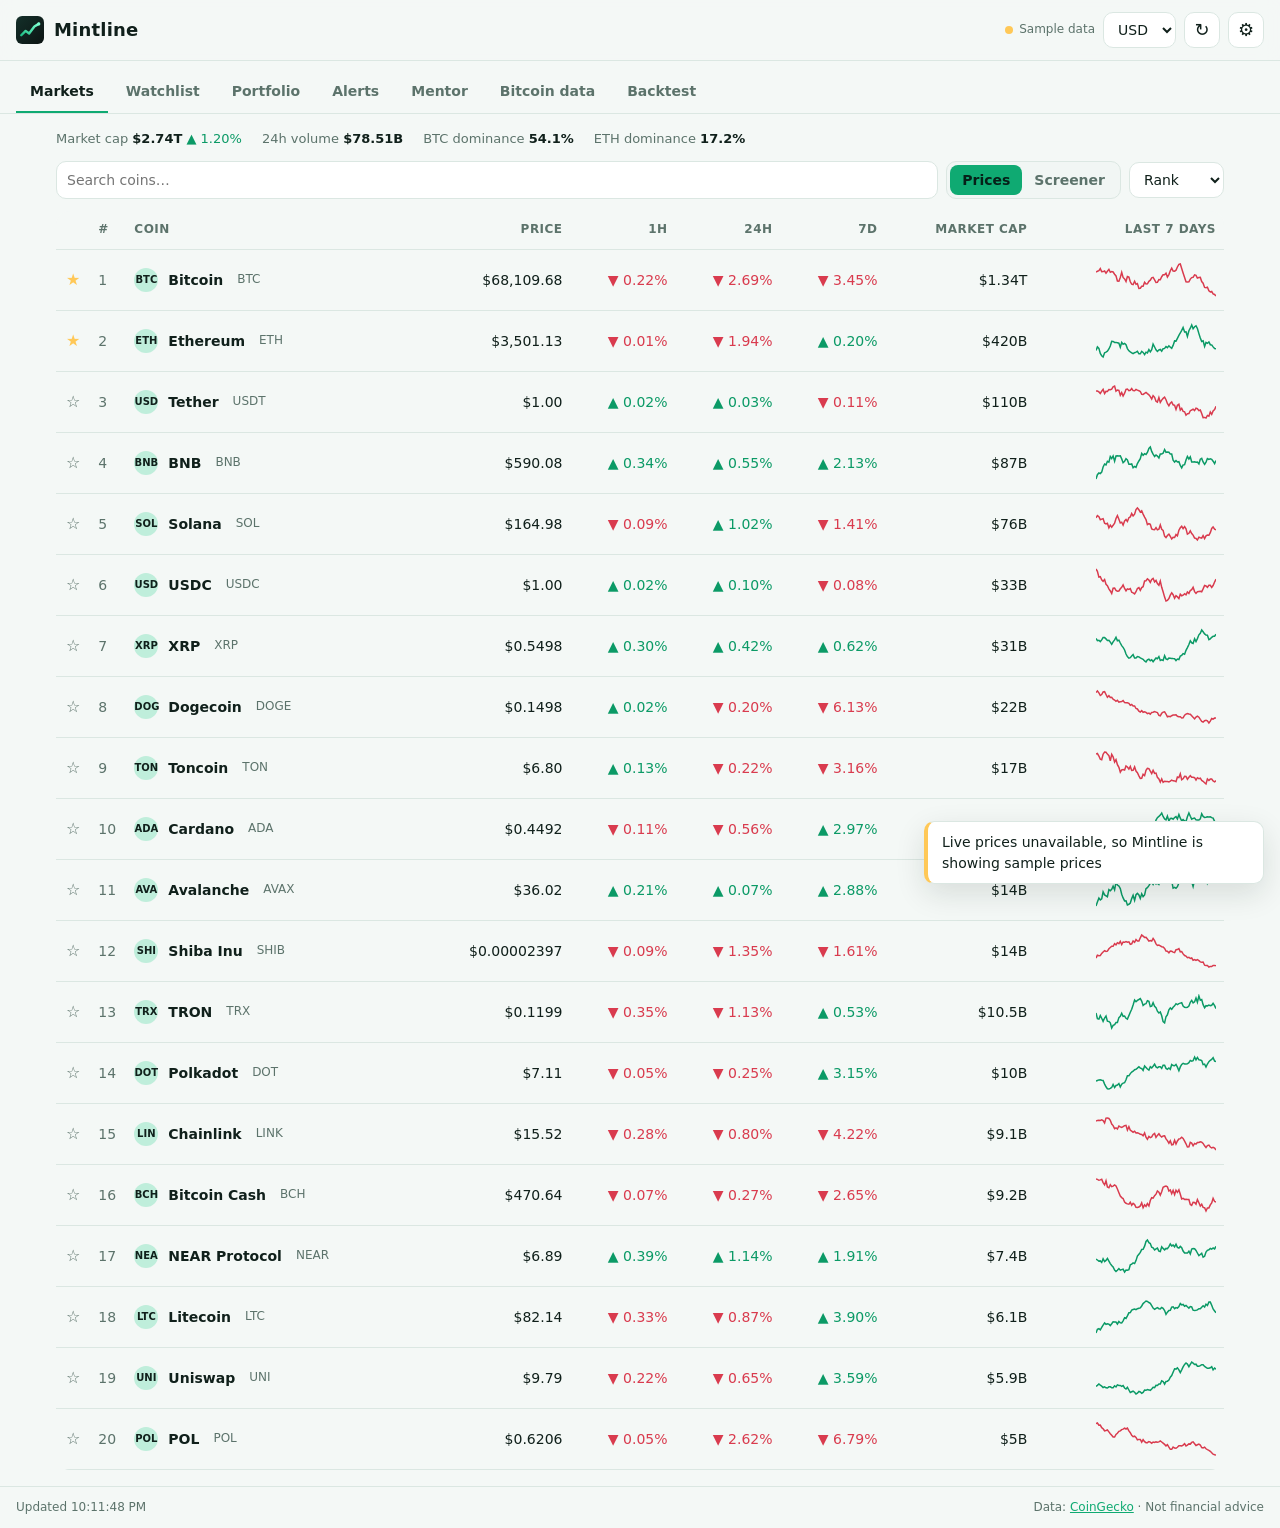
<file: mintline/index.html>
<!doctype html>
<html lang="en">
<head>
  <meta charset="utf-8">
  <meta name="viewport" content="width=device-width, initial-scale=1, viewport-fit=cover">
  <title>Mintline - Crypto Tracker</title>
  <meta name="description" content="Live crypto prices, price alerts and portfolio tracking.">
  <meta name="theme-color" content="#0b1412">
  <link rel="manifest" href="manifest.webmanifest">
  <link rel="icon" href="icons/icon.svg" type="image/svg+xml">
  <link rel="apple-touch-icon" href="icons/icon-192.png">
  <link rel="stylesheet" href="styles.css">
</head>
<body>
  <header class="topbar">
    <div class="brand">
      <img src="icons/icon.svg" alt="" width="28" height="28">
      <span>Mintline</span>
    </div>
    <div class="topbar-actions">
      <span id="status" class="status" title="Data status"></span>
      <select id="currency" aria-label="Currency">
        <option value="usd">USD</option>
        <option value="eur">EUR</option>
        <option value="gbp">GBP</option>
        <option value="cad">CAD</option>
        <option value="aud">AUD</option>
        <option value="jpy">JPY</option>
        <option value="btc">BTC</option>
      </select>
      <button id="refresh" class="icon-btn" aria-label="Refresh prices" title="Refresh">&#x21bb;</button>
      <button id="open-settings" class="icon-btn" aria-label="Settings" title="Settings">&#x2699;</button>
    </div>
  </header>

  <nav class="tabs" role="tablist">
    <button role="tab" data-tab="markets" class="active">Markets</button>
    <button role="tab" data-tab="watchlist">Watchlist</button>
    <button role="tab" data-tab="portfolio">Portfolio</button>
    <button role="tab" data-tab="alerts">Alerts <span id="alert-badge" class="badge" hidden></span></button>
    <button role="tab" data-tab="mentor">Mentor</button>
    <button role="tab" data-tab="bitcoin">Bitcoin data</button>
    <button role="tab" data-tab="backtest">Backtest</button>
  </nav>

  <main>
    <!-- Markets -->
    <section id="tab-markets" class="panel active">
      <div id="global" class="global-strip"></div>
      <div class="toolbar">
        <input id="search" type="search" placeholder="Search coins…" autocomplete="off">
        <div class="seg compact" role="radiogroup" aria-label="View">
          <label><input type="radio" name="mview" value="prices" checked><span>Prices</span></label>
          <label><input type="radio" name="mview" value="screener"><span>Screener</span></label>
        </div>
        <select id="sort" aria-label="Sort by">
          <option value="rank">Rank</option>
          <option value="price">Price</option>
          <option value="change24">24h %</option>
          <option value="change7d">7d %</option>
          <option value="volume">Volume</option>
        </select>
        <button id="open-compare" class="btn ghost" hidden>Compare coins</button>
      </div>
      <div class="table-wrap" id="prices-wrap">
        <table class="coins">
          <thead>
            <tr>
              <th class="star-col"></th>
              <th class="num-col">#</th>
              <th>Coin</th>
              <th class="r">Price</th>
              <th class="r hide-sm">1h</th>
              <th class="r">24h</th>
              <th class="r hide-sm">7d</th>
              <th class="r hide-md">Market cap</th>
              <th class="r hide-md">Last 7 days</th>
            </tr>
          </thead>
          <tbody id="markets-body"></tbody>
        </table>
      </div>
      <div class="table-wrap" id="screener-wrap" hidden>
        <table class="coins screener">
          <thead id="screener-head"></thead>
          <tbody id="screener-body"></tbody>
        </table>
        <p class="hint">Market cap ÷ FDV below 1 means more coins are still to be released. Volume ÷ market cap shows how actively a coin trades. Click a column to sort.</p>
      </div>
    </section>

    <!-- Watchlist -->
    <section id="tab-watchlist" class="panel">
      <div class="table-wrap">
        <table class="coins">
          <thead>
            <tr>
              <th class="star-col"></th>
              <th class="num-col">#</th>
              <th>Coin</th>
              <th class="r">Price</th>
              <th class="r hide-sm">1h</th>
              <th class="r">24h</th>
              <th class="r hide-sm">7d</th>
              <th class="r hide-md">Market cap</th>
              <th class="r hide-md">Last 7 days</th>
            </tr>
          </thead>
          <tbody id="watchlist-body"></tbody>
        </table>
      </div>
      <p id="watchlist-empty" class="empty" hidden>Star coins in Markets to add them to your watchlist.</p>
    </section>

    <!-- Portfolio -->
    <section id="tab-portfolio" class="panel">
      <div id="pf-error" class="banner err" hidden></div>
      <div class="summary-cards">
        <div class="card"><div class="label">Total value</div><div id="pf-value" class="big">—</div></div>
        <div class="card"><div class="label">24h change</div><div id="pf-24h" class="big">—</div></div>
        <div class="card"><div class="label">Total profit / loss</div><div id="pf-pl" class="big">—</div></div>
        <div class="card"><div class="label">Cost basis</div><div id="pf-cost" class="big">—</div></div>
      </div>
      <div class="pf-grid">
        <div class="card">
          <div class="card-head">
            <h2>Holdings</h2>
            <div class="row-gap">
              <label class="inline-field">Cost method
                <select id="tax-method" aria-label="Cost basis method">
                  <option value="FIFO">FIFO (first in, first out)</option>
                  <option value="LIFO">LIFO (last in, first out)</option>
                  <option value="HIFO">HIFO (highest cost first)</option>
                </select>
              </label>
              <button id="add-holding" class="btn">+ Add transaction</button>
            </div>
          </div>
          <div class="table-wrap">
            <table class="holdings">
              <thead>
                <tr>
                  <th>Coin</th>
                  <th class="r">Price</th>
                  <th class="r">Holdings</th>
                  <th class="r hide-sm">Avg cost</th>
                  <th class="r">Unrealized P / L</th>
                </tr>
              </thead>
              <tbody id="holdings-body"></tbody>
            </table>
          </div>
          <p id="holdings-empty" class="empty" hidden>No holdings yet. Add a transaction or import a trades CSV to start tracking.</p>
        </div>
        <div class="card">
          <h2>Allocation</h2>
          <div id="allocation"></div>
        </div>
      </div>

      <div class="card section">
        <div class="card-head">
          <h2>Taxes <span class="muted small">(USD)</span></h2>
          <div class="row-gap">
            <select id="tax-year" aria-label="Tax year"></select>
            <button id="export-8949" class="btn ghost">Download Form 8949 CSV</button>
          </div>
        </div>
        <div id="tax-summary" class="stat-row"></div>
        <div class="table-wrap">
          <table class="holdings compact-table">
            <thead><tr><th>Sold</th><th>Coin</th><th class="r">Quantity</th><th class="hide-sm">Acquired</th><th class="r">Proceeds</th><th class="r">Cost basis</th><th class="r">Gain / loss</th><th>Term</th></tr></thead>
            <tbody id="realized-body"></tbody>
          </table>
        </div>
        <p id="realized-empty" class="empty small" hidden>No sales in this year.</p>
        <p class="hint" id="tax-note">Held more than 365 days counts as long term. This is a calculator, not tax advice. Have a CPA review it before you file.</p>
      </div>

      <div class="card section">
        <div class="card-head">
          <h2>Transactions</h2>
          <div class="row-gap">
            <label class="btn ghost">Import trades CSV<input id="import-trades" type="file" accept=".csv,text/csv" hidden></label>
            <button id="export-trades" class="btn ghost">Export trades CSV</button>
          </div>
        </div>
        <div class="table-wrap">
          <table class="holdings compact-table">
            <thead><tr><th>Date</th><th>Type</th><th>Coin</th><th class="r">Quantity</th><th class="r">Price</th><th class="r hide-sm">Fee</th><th class="hide-md">Exchange / notes</th><th></th></tr></thead>
            <tbody id="tx-body"></tbody>
          </table>
        </div>
        <p id="tx-empty" class="empty small" hidden>No transactions yet.</p>
        <p class="hint">CSV columns: <code>date,type,asset,quantity,price_usd,fee_usd,exchange,notes</code> (same format as the Python toolkit). Types: buy, sell, income, gift_in, spend, transfer.</p>
      </div>
      <div class="pf-actions">
        <button id="export" class="btn ghost">Export backup</button>
        <label class="btn ghost">Import backup<input id="import" type="file" accept="application/json" hidden></label>
      </div>
    </section>

    <!-- Alerts -->
    <section id="tab-alerts" class="panel">
      <div class="card">
        <div class="card-head">
          <h2>Alerts</h2>
          <div class="row-gap">
            <button id="enable-notif" class="btn ghost">Enable notifications</button>
            <label class="btn ghost">Import alerts.json<input id="import-rules" type="file" accept="application/json,.json" hidden></label>
            <button id="export-rules" class="btn ghost">Export alerts.json</button>
            <button id="check-alerts" class="btn ghost">Check now</button>
            <button id="add-alert" class="btn">+ New alert</button>
          </div>
        </div>
        <ul id="alerts-list" class="alerts"></ul>
        <p id="alerts-empty" class="empty" hidden>No alerts. Create one, or import the alerts.json file from your Python toolkit.</p>
        <p class="hint" id="alerts-hint">Alerts are checked every minute while Mintline is open. Each alert stays quiet for its cooldown after it fires. To get alerts on your phone, add an ntfy topic in Settings.</p>
      </div>
    </section>

    <!-- Mentor -->
    <section id="tab-mentor" class="panel">
      <div class="mentor-grid">
        <div class="card" id="mentor-briefing"><p class="empty">Loading your briefing…</p></div>
        <div class="stack">
          <div class="card">
            <h2>About you</h2>
            <form id="profile-form" class="profile-form">
              <label class="check"><input type="checkbox" name="emergencyFund"> I have 3–6 months of living expenses saved in cash</label>
              <label class="check"><input type="checkbox" name="highInterestDebt"> I carry credit-card or other high-interest debt</label>
              <label class="field">Weekly amount I could invest without it hurting (USD)
                <input name="weeklyUsd" type="number" min="0" step="any" required>
              </label>
              <label class="field">The most I'd ever put in, knowing I could lose it (USD)
                <input name="maxTotalUsd" type="number" min="0" step="any" required>
              </label>
              <label class="field">Years I can leave it alone
                <input name="years" type="number" min="0" step="any" required>
              </label>
              <label class="field">Risk level
                <select name="risk">
                  <option value="low">Low (100% BTC)</option>
                  <option value="medium">Medium (70% BTC, 30% ETH)</option>
                  <option value="high">High (60% BTC, 30% ETH, 10% SOL)</option>
                </select>
              </label>
              <button type="submit" class="btn">Save and update briefing</button>
            </form>
          </div>
          <div class="card">
            <div class="card-head"><h2>How these rules did</h2><button id="mentor-backtest" class="btn ghost">Run backtest</button></div>
            <div id="mentor-bt"><p class="muted small">Compares the mentor's adjusted weekly buying with plain weekly buying over the past year of Bitcoin prices.</p></div>
          </div>
        </div>
      </div>
    </section>

    <!-- Bitcoin data -->
    <section id="tab-bitcoin" class="panel">
      <div class="card-head page-head">
        <p class="muted">Free replacements for Glassnode and CryptoQuant data. Sources: mempool.space, blockchain.info, Kraken Futures and alternative.me.</p>
        <button id="reload-onchain" class="btn ghost">Reload</button>
      </div>
      <div class="onchain-grid">
        <div class="card"><h2>Network right now</h2><div id="oc-network" class="stat-grid"></div></div>
        <div class="card"><h2>Fear &amp; Greed</h2><div id="oc-fng"></div></div>
      </div>
      <div class="card section"><h2>Valuation (2 years, daily)</h2><div id="oc-valuation" class="metric-grid"></div>
        <p class="hint">Mayer Multiple above 2.4 has historically meant overheated, below 1 cheap. NVT is market cap ÷ 90-day average on-chain volume. Puell is daily miner revenue ÷ its 365-day average. Hash ribbon "capitulation" means the 30-day hash rate average is below the 60-day average. MVRV, SOPR, realized cap and exchange flows need a full Bitcoin node and aren't included.</p>
      </div>
      <div class="card section"><h2>Futures (Kraken perpetuals)</h2>
        <div class="table-wrap"><table class="holdings compact-table"><thead><tr><th>Contract</th><th class="r">Mark</th><th class="r hide-sm">Index</th><th class="r">Basis</th><th class="r hide-sm">Funding / hr</th><th class="r">Funding APR</th><th class="r">Open interest</th><th class="r hide-md">24h volume</th></tr></thead><tbody id="oc-deriv"></tbody></table></div>
        <p class="hint">Positive funding means traders betting on rises are paying those betting on falls.</p>
      </div>
    </section>

    <!-- Backtest -->
    <section id="tab-backtest" class="panel">
      <div class="bt-grid">
        <div class="card">
          <h2>Backtest a strategy</h2>
          <form id="bt-form">
            <label class="field">Strategy
              <select name="strategy">
                <option value="dca">DCA: buy a fixed amount on a schedule</option>
                <option value="grid">Grid: buy each level down, sell one level up</option>
                <option value="sma">SMA cross: hold while the fast average is above the slow one</option>
              </select>
            </label>
            <label class="field">Coin <select name="coin"></select></label>
            <div class="bt-params" data-for="dca">
              <label class="field">Amount per buy (USD) <input name="amount" type="number" value="100" min="1" step="any"></label>
              <label class="field">Every N days <input name="every" type="number" value="7" min="1" step="1"></label>
              <label class="field">Buy double when this % below the 30-day high (0 = off) <input name="dip" type="number" value="0" min="0" step="any"></label>
            </div>
            <div class="bt-params" data-for="grid" hidden>
              <label class="field">Lowest price (USD, blank = period low) <input name="low" type="number" min="0" step="any"></label>
              <label class="field">Highest price (USD, blank = period high) <input name="high" type="number" min="0" step="any"></label>
              <label class="field">Levels <input name="levels" type="number" value="20" min="2" step="1"></label>
              <label class="field">Capital (USD) <input name="capital" type="number" value="5000" min="1" step="any"></label>
            </div>
            <div class="bt-params" data-for="sma" hidden>
              <label class="field">Fast average (days) <input name="fast" type="number" value="50" min="2" step="1"></label>
              <label class="field">Slow average (days) <input name="slow" type="number" value="200" min="3" step="1"></label>
              <label class="field">Capital (USD) <input name="smacap" type="number" value="10000" min="1" step="any"></label>
            </div>
            <label class="field">Trading fee (%) <input name="fee" type="number" value="0.6" min="0" step="any"></label>
            <button class="btn" type="submit">Run backtest</button>
          </form>
        </div>
        <div class="card" id="bt-result"><p class="empty">Pick a strategy and run it to see how it would have done.</p></div>
      </div>
      <div class="card section">
        <div class="card-head"><h2>Paper DCA bot</h2><span id="bot-status" class="pill">Off</span></div>
        <p class="muted small">Simulated buying with a $10,000 pretend balance. It buys at the live price while Mintline is open. No real money is used. Live trading stays in the Python toolkit, so your exchange keys never go into the browser.</p>
        <form id="bot-form" class="bot-form">
          <label class="field">Coin <select name="coin"></select></label>
          <label class="field">Amount (USD) <input name="amount" type="number" value="25" min="1" step="any"></label>
          <label class="field">Every N hours <input name="hours" type="number" value="24" min="1" step="any"></label>
          <div class="row-gap"><button class="btn" type="submit" id="bot-start">Start</button><button type="button" class="btn ghost" id="bot-stop">Stop</button><button type="button" class="btn danger" id="bot-reset">Reset</button></div>
        </form>
        <div id="bot-view"></div>
      </div>
    </section>
  </main>

  <footer class="foot">
    <span id="updated"></span>
    <span>Data: <a href="https://www.coingecko.com" target="_blank" rel="noopener">CoinGecko</a> · Not financial advice</span>
  </footer>

  <!-- Coin detail -->
  <dialog id="detail" class="sheet">
    <div class="sheet-head">
      <div id="detail-title" class="detail-title"></div>
      <button class="icon-btn" data-close aria-label="Close">&times;</button>
    </div>
    <div id="detail-price" class="detail-price"></div>
    <div class="chart-controls">
      <div class="ranges" id="ranges">
        <button data-days="1">24H</button>
        <button data-days="7" class="active">7D</button>
        <button data-days="30">30D</button>
        <button data-days="90">90D</button>
        <button data-days="365">1Y</button>
      </div>
      <div class="ranges" id="ind-toggles" aria-label="Indicators">
        <button data-ind="sma50">SMA 50</button>
        <button data-ind="sma200">SMA 200</button>
        <button data-ind="bb">Bollinger</button>
        <button data-ind="rsi">RSI</button>
        <button data-ind="macd">MACD</button>
      </div>
    </div>
    <div id="chart-legend" class="chart-legend"></div>
    <div id="chart" class="chart"></div>
    <div id="detail-ta" class="ta-notes"></div>
    <div id="detail-stats" class="stats"></div>
    <details class="more" id="detail-exchanges-wrap">
      <summary>Prices on exchanges</summary>
      <div id="detail-exchanges"></div>
    </details>
    <details class="more" id="detail-research-wrap">
      <summary>Research: supply, dilution, returns, developers</summary>
      <div id="detail-research"></div>
    </details>
    <div class="sheet-actions">
      <button id="detail-star" class="btn ghost"></button>
      <button id="detail-alert" class="btn ghost">Set alert</button>
      <button id="detail-hold" class="btn">Add to portfolio</button>
    </div>
  </dialog>

  <!-- Transaction form -->
  <dialog id="holding-dialog" class="sheet small">
    <form id="holding-form" method="dialog">
      <div class="sheet-head">
        <h2>Add transaction</h2>
        <button type="button" class="icon-btn" data-close aria-label="Close">&times;</button>
      </div>
      <label class="field">Type
        <select name="type">
          <option value="buy">Buy</option>
          <option value="sell">Sell</option>
          <option value="income">Income (staking, airdrop, mining)</option>
          <option value="gift_in">Gift received</option>
          <option value="spend">Spend (paid for something)</option>
          <option value="transfer">Transfer between my wallets (not taxable)</option>
        </select>
      </label>
      <label class="field">Coin
        <select name="coin" required></select>
      </label>
      <div class="two-col">
        <label class="field">Date
          <input name="date" type="date" required>
        </label>
        <label class="field">Quantity
          <input name="amount" type="number" step="any" min="0" required placeholder="0.00">
        </label>
      </div>
      <div class="two-col">
        <label class="field">Price per coin (<span class="cur-label"></span>)
          <input name="price" type="number" step="any" min="0" required>
        </label>
        <label class="field">Fee (<span class="cur-label"></span>)
          <input name="fee" type="number" step="any" min="0" value="0">
        </label>
      </div>
      <div class="two-col">
        <label class="field">Exchange or wallet
          <input name="exchange" type="text" maxlength="60" placeholder="coinbase">
        </label>
        <label class="field">Notes
          <input name="notes" type="text" maxlength="120">
        </label>
      </div>
      <div class="field total">Total: <strong id="tx-total">—</strong></div>
      <p class="hint err-text" id="tx-error" hidden></p>
      <div class="sheet-actions">
        <button type="button" class="btn ghost" data-close>Cancel</button>
        <button type="submit" class="btn">Save</button>
      </div>
    </form>
  </dialog>

  <!-- Alert form -->
  <dialog id="alert-dialog" class="sheet small">
    <form id="alert-form" method="dialog">
      <div class="sheet-head">
        <h2>New alert</h2>
        <button type="button" class="icon-btn" data-close aria-label="Close">&times;</button>
      </div>
      <label class="field">Alert when
        <select name="type">
          <optgroup label="Price">
            <option value="price_above">Price goes above</option>
            <option value="price_below">Price goes below</option>
            <option value="change_24h_above">24h change is above (%)</option>
            <option value="change_24h_below">24h change is below (%)</option>
          </optgroup>
          <optgroup label="Indicators">
            <option value="rsi_above">RSI is above</option>
            <option value="rsi_below">RSI is below</option>
            <option value="cross_above_sma">Price crosses above its moving average</option>
            <option value="cross_below_sma">Price crosses below its moving average</option>
          </optgroup>
          <optgroup label="Market">
            <option value="fear_greed_above">Fear &amp; Greed is above</option>
            <option value="fear_greed_below">Fear &amp; Greed is below</option>
            <option value="funding_apr_above">Futures funding is above (% per year)</option>
          </optgroup>
        </select>
      </label>
      <label class="field" data-show="coin">Coin
        <select name="coin"></select>
      </label>
      <label class="field" data-show="contract">Futures contract
        <input name="contract" type="text" value="PF_XBTUSD">
      </label>
      <label class="field" data-show="value"><span id="value-label">Value</span>
        <input name="value" type="number" step="any">
      </label>
      <div class="two-col" data-show="ind">
        <label class="field">Candles
          <select name="interval">
            <option value="5m">5 minutes</option>
            <option value="15m">15 minutes</option>
            <option value="1h">1 hour</option>
            <option value="4h">4 hours</option>
            <option value="6h">6 hours</option>
            <option value="1d">1 day</option>
          </select>
        </label>
        <label class="field">Period
          <input name="period" type="number" min="2" step="1">
        </label>
      </div>
      <div class="two-col">
        <label class="field">Quiet after firing (minutes)
          <input name="cooldown" type="number" min="1" step="1" value="60">
        </label>
        <label class="field">Name (optional)
          <input name="name" type="text" maxlength="60">
        </label>
      </div>
      <p class="hint" id="alert-hint"></p>
      <div class="sheet-actions">
        <button type="button" class="btn ghost" data-close>Cancel</button>
        <button type="submit" class="btn">Create alert</button>
      </div>
    </form>
  </dialog>

  <!-- Settings -->
  <dialog id="settings-dialog" class="sheet small">
    <form id="settings-form" method="dialog">
      <div class="sheet-head">
        <h2>Settings</h2>
        <button type="button" class="icon-btn" data-close aria-label="Close">&times;</button>
      </div>
      <label class="field">CoinGecko demo API key (optional)
        <input name="cgKey" type="text" autocomplete="off" spellcheck="false" placeholder="CG-…">
        <span class="hint">Free at coingecko.com/en/developers/dashboard. It raises the request limit. It's kept only in this browser.</span>
      </label>
      <label class="field">ntfy topic for phone alerts (optional)
        <input name="ntfyTopic" type="text" autocomplete="off" spellcheck="false" placeholder="john-crypto-8f3k2q">
        <span class="hint">Install the free ntfy app, subscribe to a long random topic name, and enter it here.</span>
      </label>
      <label class="field">Slack or Discord webhook URL (optional)
        <input name="webhook" type="url" autocomplete="off" spellcheck="false" placeholder="https://discord.com/api/webhooks/…">
      </label>
      <p class="hint">Email alerts need a mail server, so they're only available in the Python toolkit.</p>
      <div class="sheet-actions">
        <button type="button" class="btn ghost" id="test-notify">Send test alert</button>
        <button type="submit" class="btn">Save</button>
      </div>
    </form>
  </dialog>

  <!-- Compare -->
  <dialog id="compare-dialog" class="sheet">
    <div class="sheet-head">
      <h2>Compare coins</h2>
      <button type="button" class="icon-btn" data-close aria-label="Close">&times;</button>
    </div>
    <div class="compare-pickers" id="compare-pickers"></div>
    <div class="table-wrap"><table class="holdings compact-table" id="compare-table"></table></div>
  </dialog>

  <div id="toasts" class="toasts" aria-live="polite"></div>

  <script src="indicators.js"></script>
  <script src="engine.js"></script>
  <script src="app.js"></script>
  <script src="tools.js"></script>
</body>
</html>
</file>
<file: mintline/styles.css>
:root {
  --bg: #0b1412;
  --bg-2: #101c19;
  --panel: #132320;
  --panel-2: #182c28;
  --line: #22392f;
  --text: #e6f2ee;
  --muted: #8aa39b;
  --mint: #3ee6a8;
  --mint-dim: #1f7a5a;
  --up: #3ee6a8;
  --down: #ff6b7a;
  --warn: #ffc857;
  --radius: 14px;
  --ind-1: #5aa9ff;
  --ind-2: #ffb347;
  --ind-3: #b48cff;
  --ind-4: #ff8fa3;
  --shadow: 0 10px 30px rgba(0, 0, 0, .35);
  color-scheme: dark;
}

@media (prefers-color-scheme: light) {
  :root:not([data-theme="dark"]) {
    --bg: #f4f8f6;
    --bg-2: #eaf2ee;
    --panel: #ffffff;
    --panel-2: #f1f6f4;
    --line: #dbe7e2;
    --text: #10201b;
    --muted: #5c736b;
    --mint: #0faa72;
    --mint-dim: #bfeedb;
    --up: #0b9a66;
    --down: #d93b4e;
    --shadow: 0 10px 30px rgba(16, 32, 27, .12);
    color-scheme: light;
  }
}
:root[data-theme="light"] {
  --bg: #f4f8f6;
  --bg-2: #eaf2ee;
  --panel: #ffffff;
  --panel-2: #f1f6f4;
  --line: #dbe7e2;
  --text: #10201b;
  --muted: #5c736b;
  --mint: #0faa72;
  --mint-dim: #bfeedb;
  --up: #0b9a66;
  --down: #d93b4e;
  --shadow: 0 10px 30px rgba(16, 32, 27, .12);
  color-scheme: light;
}

* { box-sizing: border-box; }
[hidden] { display: none !important; }

html, body { margin: 0; }

body {
  background: var(--bg);
  color: var(--text);
  font: 14px/1.45 system-ui, -apple-system, "Segoe UI", Roboto, Inter, sans-serif;
  min-height: 100vh;
  display: flex;
  flex-direction: column;
  -webkit-font-smoothing: antialiased;
}

a { color: var(--mint); }

button, select, input { font: inherit; color: inherit; }

.r { text-align: right; }
.up { color: var(--up); }
.down { color: var(--down); }
.muted { color: var(--muted); }

/* Top bar */
.topbar {
  position: sticky; top: env(safe-area-inset-top, 0px); z-index: 10;
  display: flex; align-items: center; justify-content: space-between;
  padding: 12px max(16px, env(safe-area-inset-left));
  background: color-mix(in srgb, var(--bg) 88%, transparent);
  backdrop-filter: blur(10px);
  border-bottom: 1px solid var(--line);
}
.brand { display: flex; align-items: center; gap: 10px; font-weight: 700; font-size: 18px; letter-spacing: .2px; }
.topbar-actions { display: flex; align-items: center; gap: 8px; }
.status { font-size: 12px; color: var(--muted); display: inline-flex; align-items: center; gap: 6px; }
.status::before { content: ""; width: 8px; height: 8px; border-radius: 50%; background: var(--muted); }
.status.live::before { background: var(--mint); box-shadow: 0 0 0 3px color-mix(in srgb, var(--mint) 25%, transparent); }
.status.demo::before { background: var(--warn); }
.status.offline::before { background: var(--down); }

select, input[type="search"], input[type="number"] {
  background: var(--panel); border: 1px solid var(--line); border-radius: 10px;
  padding: 8px 10px; outline: none;
}
select:focus, input:focus { border-color: var(--mint); }

.icon-btn {
  background: var(--panel); border: 1px solid var(--line); border-radius: 10px;
  width: 36px; height: 36px; cursor: pointer; font-size: 18px; line-height: 1;
}
.icon-btn:hover { border-color: var(--mint); }
.icon-btn.spin { animation: spin .8s linear infinite; }
@keyframes spin { to { transform: rotate(360deg); } }

.btn {
  background: var(--mint); color: #062018; border: 1px solid var(--mint);
  padding: 8px 14px; border-radius: 10px; font-weight: 600; cursor: pointer; white-space: nowrap;
}
.btn:hover { filter: brightness(1.08); }
.btn.ghost { background: transparent; color: var(--text); border-color: var(--line); }
.btn.ghost:hover { border-color: var(--mint); }
.btn.danger { background: transparent; color: var(--down); border-color: var(--line); }

/* Tabs */
.tabs {
  display: flex; gap: 4px; padding: 10px 16px 0;
  border-bottom: 1px solid var(--line); overflow-x: auto;
}
.tabs button {
  background: none; border: 0; padding: 10px 14px; cursor: pointer; color: var(--muted);
  border-bottom: 2px solid transparent; font-weight: 600; white-space: nowrap;
}
.tabs button.active { color: var(--text); border-bottom-color: var(--mint); }
.badge {
  display: inline-block; min-width: 18px; padding: 0 5px; margin-left: 4px;
  border-radius: 9px; background: var(--mint); color: #062018; font-size: 11px; text-align: center;
}

main { flex: 1; width: 100%; max-width: 1200px; margin: 0 auto; padding: 16px; }
.panel { display: none; }
.panel.active { display: block; }

/* Global strip */
.global-strip { display: flex; flex-wrap: wrap; gap: 8px 20px; color: var(--muted); font-size: 13px; margin-bottom: 12px; }
.global-strip b { color: var(--text); font-weight: 600; }

.toolbar { display: flex; gap: 8px; margin-bottom: 12px; }
.toolbar input { flex: 1; min-width: 0; }

/* Tables */
.table-wrap { overflow-x: auto; border-radius: var(--radius); }
table { width: 100%; border-collapse: collapse; }
th {
  font-size: 12px; text-transform: uppercase; letter-spacing: .04em; color: var(--muted);
  font-weight: 600; text-align: left; padding: 10px 8px; border-bottom: 1px solid var(--line);
  position: sticky; top: 0; background: var(--bg);
}
td { padding: 12px 8px; border-bottom: 1px solid var(--line); white-space: nowrap; font-variant-numeric: tabular-nums; }
tbody tr { cursor: pointer; transition: background .12s; }
tbody tr:hover { background: var(--bg-2); }
.star-col { width: 28px; }
.num-col { width: 36px; color: var(--muted); }
.coin-cell { display: flex; align-items: center; gap: 10px; }
.coin-cell img, .coin-icon { width: 24px; height: 24px; border-radius: 50%; flex: none; }
.coin-icon { display: grid; place-items: center; font-size: 10px; font-weight: 700; background: var(--mint-dim); color: var(--text); }
.coin-name { font-weight: 600; }
.coin-sym { color: var(--muted); text-transform: uppercase; font-size: 12px; margin-left: 4px; }
.star {
  background: none; border: 0; cursor: pointer; font-size: 16px; color: var(--muted); padding: 2px;
}
.star.on { color: var(--warn); }
.spark { display: block; margin-left: auto; }
.flash-up { animation: flashUp 1s; }
.flash-down { animation: flashDown 1s; }
@keyframes flashUp { from { background: color-mix(in srgb, var(--up) 22%, transparent); } }
@keyframes flashDown { from { background: color-mix(in srgb, var(--down) 22%, transparent); } }

.empty { text-align: center; color: var(--muted); padding: 32px 12px; }

/* Cards */
.card {
  background: var(--panel); border: 1px solid var(--line); border-radius: var(--radius);
  padding: 16px;
}
.card h2 { font-size: 15px; margin: 0 0 12px; }
.card-head { display: flex; align-items: center; justify-content: space-between; gap: 8px; margin-bottom: 8px; flex-wrap: wrap; }
.card-head h2 { margin: 0; }
.row-gap { display: flex; gap: 8px; flex-wrap: wrap; }
.summary-cards { display: grid; grid-template-columns: repeat(4, 1fr); gap: 12px; margin-bottom: 12px; }
.summary-cards .label { color: var(--muted); font-size: 12px; margin-bottom: 4px; }
.summary-cards .big { font-size: 22px; font-weight: 700; font-variant-numeric: tabular-nums; }
.summary-cards .sub { font-size: 13px; font-weight: 600; }
.pf-grid { display: grid; grid-template-columns: 2fr 1fr; gap: 12px; }
.pf-actions { display: flex; gap: 8px; justify-content: flex-end; margin-top: 12px; }
.holdings td { cursor: default; }
.holdings tbody tr { cursor: default; }
.holdings .sub { color: var(--muted); font-size: 12px; }
.del { background: none; border: 0; color: var(--muted); cursor: pointer; font-size: 16px; }
.del:hover { color: var(--down); }

/* Allocation */
.alloc-donut { display: block; margin: 0 auto 12px; }
.alloc-legend { list-style: none; padding: 0; margin: 0; }
.alloc-legend li { display: flex; align-items: center; gap: 8px; padding: 4px 0; font-size: 13px; }
.alloc-legend .sw { width: 10px; height: 10px; border-radius: 3px; flex: none; }
.alloc-legend .pct { margin-left: auto; color: var(--muted); font-variant-numeric: tabular-nums; }

/* Alerts */
.alerts { list-style: none; padding: 0; margin: 0; }
.alerts li {
  display: flex; align-items: center; gap: 12px; padding: 12px 4px; border-bottom: 1px solid var(--line);
}
.alerts li:last-child { border-bottom: 0; }
.alerts .info { flex: 1; min-width: 0; }
.alerts .cond { font-weight: 600; }
.alerts .meta { color: var(--muted); font-size: 12px; }
.alerts .triggered .cond { color: var(--muted); text-decoration: line-through; }
.pill { font-size: 11px; padding: 2px 8px; border-radius: 999px; border: 1px solid var(--line); color: var(--muted); }
.pill.on { color: var(--mint); border-color: var(--mint-dim); }
.pill.hit { color: var(--warn); border-color: var(--warn); }

/* Dialogs */
dialog.sheet {
  width: min(720px, calc(100vw - 24px)); max-height: calc(100vh - 24px);
  background: var(--panel); color: var(--text); border: 1px solid var(--line);
  border-radius: 18px; padding: 18px; box-shadow: var(--shadow);
}
dialog.sheet.small { width: min(420px, calc(100vw - 24px)); }
dialog::backdrop { background: rgba(0, 0, 0, .55); backdrop-filter: blur(2px); }
.sheet-head { display: flex; align-items: center; justify-content: space-between; margin-bottom: 12px; }
.sheet-head h2 { margin: 0; font-size: 17px; }
.detail-title { display: flex; align-items: center; gap: 10px; font-size: 18px; font-weight: 700; }
.detail-title img { width: 32px; height: 32px; border-radius: 50%; }
.detail-price { font-size: 30px; font-weight: 700; font-variant-numeric: tabular-nums; margin-bottom: 8px; }
.detail-price .chg { font-size: 15px; margin-left: 8px; }
.ranges { display: flex; gap: 4px; margin-bottom: 8px; }
.ranges button {
  background: var(--panel-2); border: 1px solid var(--line); border-radius: 8px; padding: 4px 10px; cursor: pointer;
  color: var(--muted); font-size: 12px; font-weight: 600;
}
.ranges button.active { color: #062018; background: var(--mint); border-color: var(--mint); }
.chart { position: relative; height: 260px; }
.chart svg { width: 100%; height: 100%; display: block; }
.chart .tip {
  position: absolute; pointer-events: none; background: var(--panel-2); border: 1px solid var(--line);
  border-radius: 8px; padding: 6px 8px; font-size: 12px; white-space: nowrap; transform: translate(-50%, -110%);
}
.chart .loading { position: absolute; inset: 0; display: grid; place-items: center; color: var(--muted); }
.stats { display: grid; grid-template-columns: repeat(3, 1fr); gap: 10px; margin: 14px 0; }
.stats div { background: var(--panel-2); border-radius: 10px; padding: 10px; }
.stats .label { color: var(--muted); font-size: 12px; }
.stats .val { font-weight: 600; font-variant-numeric: tabular-nums; }
.sheet-actions { display: flex; gap: 8px; justify-content: flex-end; flex-wrap: wrap; margin-top: 12px; }

.field { display: flex; flex-direction: column; gap: 6px; margin-bottom: 12px; color: var(--muted); font-size: 13px; }
.field select, .field input { color: var(--text); font-size: 15px; }
.field.total { flex-direction: row; gap: 6px; color: var(--muted); }
.field.total strong { color: var(--text); }
.hint { color: var(--muted); font-size: 12px; margin: -4px 0 8px; }
.seg { display: flex; background: var(--panel-2); border: 1px solid var(--line); border-radius: 10px; padding: 3px; margin-bottom: 12px; }
.seg label { flex: 1; }
.seg input { display: none; }
.seg span { display: block; text-align: center; padding: 6px; border-radius: 8px; cursor: pointer; color: var(--muted); font-weight: 600; }
.seg input:checked + span { background: var(--mint); color: #062018; }

/* Toasts */
.toasts { position: fixed; right: 16px; bottom: 16px; display: flex; flex-direction: column; gap: 8px; z-index: 100; }
.toast {
  background: var(--panel); border: 1px solid var(--line); border-left: 4px solid var(--mint);
  border-radius: 10px; padding: 10px 14px; box-shadow: var(--shadow); max-width: 340px;
  animation: toastIn .25s ease-out;
}
.toast.warn { border-left-color: var(--warn); }
.toast.err { border-left-color: var(--down); }
.toast { display: flex; align-items: center; gap: 12px; }
.toast-action { margin-left: auto; background: none; border: 0; color: var(--mint); font-weight: 700; cursor: pointer; padding: 0; }
@keyframes toastIn { from { transform: translateY(10px); opacity: 0; } }

.foot {
  display: flex; justify-content: space-between; gap: 12px; padding: 12px 16px; color: var(--muted); font-size: 12px;
  border-top: 1px solid var(--line);
}

@media (max-width: 900px) {
  .hide-md { display: none; }
  .pf-grid { grid-template-columns: 1fr; }
  .summary-cards { grid-template-columns: repeat(2, 1fr); }
}
@media (max-width: 560px) {
  .hide-sm { display: none; }
  .num-col, td.num-col, .coins .coin-sym { display: none; }
  .coin-cell { gap: 8px; }
  .toasts { left: 16px; right: 16px; }
  .toast { max-width: none; }
  .status span { display: none; }
  .summary-cards .big { font-size: 18px; }
  .stats { grid-template-columns: repeat(2, 1fr); }
  .detail-price { font-size: 24px; }
  td { padding: 10px 6px; }
}

/* ---------- v2: toolkit features ---------- */
.small { font-size: 12px; }
.err-text { color: var(--down); }
code { font-family: ui-monospace, SFMono-Regular, Menlo, monospace; font-size: 12px; background: var(--panel-2); padding: 1px 5px; border-radius: 5px; }
.section { margin-top: 12px; }
.page-head { margin-bottom: 12px; }
.banner { background: var(--panel-2); border: 1px solid var(--line); border-left: 4px solid var(--mint); border-radius: 10px; padding: 10px 12px; margin: 0 0 12px; }
.banner.warn { border-left-color: var(--warn); }
.banner.err { border-left-color: var(--down); }
.chip { display: inline-block; font-size: 12px; padding: 2px 8px; border-radius: 999px; border: 1px solid var(--line); background: var(--panel-2); margin: 2px 2px 2px 0; }
.chip.up { color: var(--up); border-color: color-mix(in srgb, var(--up) 40%, var(--line)); }
.chip.down { color: var(--down); border-color: color-mix(in srgb, var(--down) 40%, var(--line)); }
.chip.warn { color: var(--warn); border-color: color-mix(in srgb, var(--warn) 50%, var(--line)); }
.pill.warn { color: var(--warn); border-color: var(--warn); }
.pill.tx-buy, .pill.tx-income, .pill.tx-gift_in { color: var(--up); }
.pill.tx-sell, .pill.tx-spend { color: var(--down); }
.small-btn { padding: 5px 10px; font-size: 12px; }
.inline-field { display: inline-flex; align-items: center; gap: 6px; color: var(--muted); font-size: 12px; }
.inline-field select { padding: 6px 8px; }
.toolbar { flex-wrap: wrap; align-items: center; }
.seg.compact { margin: 0; }
.seg.compact span { padding: 5px 12px; }
.sortable { cursor: pointer; user-select: none; }
.sortable:hover { color: var(--text); }
tr.clickable { cursor: pointer; }
.compact-table td { padding: 8px 6px; }
.compact-table th { padding: 8px 6px; }
.stat-row { display: grid; grid-template-columns: repeat(5, 1fr); gap: 10px; margin-bottom: 12px; }
.stat-row > div, .stat-grid > div, .metric { background: var(--panel-2); border-radius: 10px; padding: 10px; min-width: 0; }
.stat-row .label, .stat-grid .label, .metric .label { color: var(--muted); font-size: 12px; }
.stat-row .val, .stat-grid .val, .metric .val { font-weight: 700; font-size: 16px; font-variant-numeric: tabular-nums; }
.two-col { display: grid; grid-template-columns: 1fr 1fr; gap: 10px; }
.alerts li.paused { opacity: .6; }
.alerts .meta { overflow-wrap: anywhere; }

/* Coin detail */
.chart-controls { display: flex; justify-content: space-between; gap: 8px; flex-wrap: wrap; margin-bottom: 6px; }
.chart-legend { display: flex; flex-wrap: wrap; gap: 4px 14px; font-size: 12px; margin: 2px 0 6px; min-height: 0; }
.chart-legend span { display: inline-flex; align-items: center; gap: 6px; }
.chart-legend i { width: 14px; height: 3px; border-radius: 2px; display: inline-block; }
.chart { height: auto; min-height: 260px; }
.ta-notes { margin: 10px 0 0; line-height: 2; }
details.more { margin-top: 12px; border-top: 1px solid var(--line); padding-top: 10px; }
details.more summary { cursor: pointer; font-weight: 600; color: var(--text); }
details.more summary:focus-visible { outline: 2px solid var(--mint); outline-offset: 2px; border-radius: 4px; }
details.more > div { margin-top: 10px; }
.compare-pickers { display: grid; grid-template-columns: repeat(4, 1fr); gap: 8px; margin-bottom: 12px; }

/* Mentor */
.mentor-grid { display: grid; grid-template-columns: 1.6fr 1fr; gap: 12px; align-items: start; }
.stack { display: grid; gap: 12px; }
.brief-head { display: flex; justify-content: space-between; align-items: baseline; gap: 8px; flex-wrap: wrap; }
.brief-head h2 { margin: 0 0 8px; font-size: 18px; }
#mentor-briefing h3 { font-size: 14px; margin: 18px 0 8px; }
.verdict { border-radius: 12px; padding: 14px; background: var(--panel-2); border: 1px solid var(--line); }
.verdict .label { color: var(--muted); font-size: 12px; text-transform: uppercase; letter-spacing: .05em; }
.verdict .big { font-size: 24px; font-weight: 800; letter-spacing: .02em; }
.verdict p { margin: 6px 0 0; }
.verdict.up { border-color: color-mix(in srgb, var(--up) 45%, var(--line)); }
.verdict.up .big { color: var(--up); }
.verdict.down { border-color: color-mix(in srgb, var(--down) 45%, var(--line)); }
.verdict.down .big { color: var(--down); }
.verdict.warn { border-color: color-mix(in srgb, var(--warn) 55%, var(--line)); }
.verdict.warn .big { color: var(--warn); }
.buy-line { font-size: 18px; margin: 0 0 6px; }
.buys { list-style: none; padding: 0; margin: 0 0 6px; display: flex; flex-wrap: wrap; gap: 8px; }
.buys li { background: var(--panel-2); border-radius: 10px; padding: 8px 12px; display: flex; gap: 8px; align-items: baseline; font-variant-numeric: tabular-nums; }
.signals { list-style: none; padding: 0; margin: 0; }
.signals li { display: flex; justify-content: space-between; gap: 12px; padding: 8px 0; border-bottom: 1px solid var(--line); }
.signals li:last-child { border-bottom: 0; }
.sig-name { font-weight: 600; }
.sig-val { display: flex; align-items: center; gap: 8px; white-space: nowrap; font-variant-numeric: tabular-nums; }
.gauge { margin: 12px 0 4px; }
.gauge-bar { position: relative; height: 8px; border-radius: 4px; background: linear-gradient(90deg, var(--up), var(--panel-2) 50%, var(--down)); }
.gauge-bar span { position: absolute; top: -4px; width: 4px; height: 16px; margin-left: -2px; background: var(--text); border-radius: 2px; }
.gauge-labels { display: flex; justify-content: space-between; margin-top: 4px; }
.gauge-labels b { color: var(--text); }
.plan-rows, .watch { padding-left: 18px; margin: 6px 0; }
.watch li { margin: 4px 0; }
.profile-form .check { display: flex; gap: 8px; align-items: flex-start; margin-bottom: 10px; font-size: 13px; }
.profile-form .check input { margin-top: 3px; accent-color: var(--mint); }

/* Bitcoin data */
.onchain-grid { display: grid; grid-template-columns: 2fr 1fr; gap: 12px; }
.stat-grid { display: grid; grid-template-columns: repeat(auto-fill, minmax(150px, 1fr)); gap: 10px; }
.metric-grid { display: grid; grid-template-columns: repeat(auto-fill, minmax(230px, 1fr)); gap: 10px; }
.metric .val.up { color: var(--up); }
.metric .val.down { color: var(--down); }
.m-chart { margin-top: 6px; }
.mini-chart { display: block; max-width: 100%; height: auto; }
.fng-now { display: flex; align-items: baseline; gap: 10px; margin-bottom: 6px; }
.fng-now .big { font-size: 34px; font-weight: 800; }

/* Backtest */
.bt-grid { display: grid; grid-template-columns: 1fr 1.6fr; gap: 12px; align-items: start; }
.bot-form { display: grid; grid-template-columns: repeat(3, 1fr) auto; gap: 10px; align-items: end; margin: 10px 0; }
.bot-form .field { margin-bottom: 0; }
#bt-result .stats { grid-template-columns: repeat(auto-fill, minmax(150px, 1fr)); }
td.up, td.down { font-weight: 600; }

@media (max-width: 900px) {
  .mentor-grid, .onchain-grid, .bt-grid { grid-template-columns: 1fr; }
  .stat-row { grid-template-columns: repeat(2, 1fr); }
  .bot-form { grid-template-columns: 1fr 1fr; }
  .compare-pickers { grid-template-columns: 1fr 1fr; }
}
@media (max-width: 560px) {
  .two-col { grid-template-columns: 1fr; }
  .bot-form { grid-template-columns: 1fr; }
  .tabs button { padding: 10px 10px; }
}
@media (prefers-reduced-motion: reduce) {
  *, *::before, *::after { animation: none !important; transition: none !important; }
}
.table-wrap + .hint, .table-wrap + .empty + .hint { margin-top: 8px; }
@media (max-width: 560px) {
  .alerts li { flex-wrap: wrap; row-gap: 8px; }
  .alerts .info { flex: 1 1 calc(100% - 44px); }
  .alerts li .pill { margin-left: 40px; }
  .alerts li .small-btn { margin-left: auto; }
}
</file>
